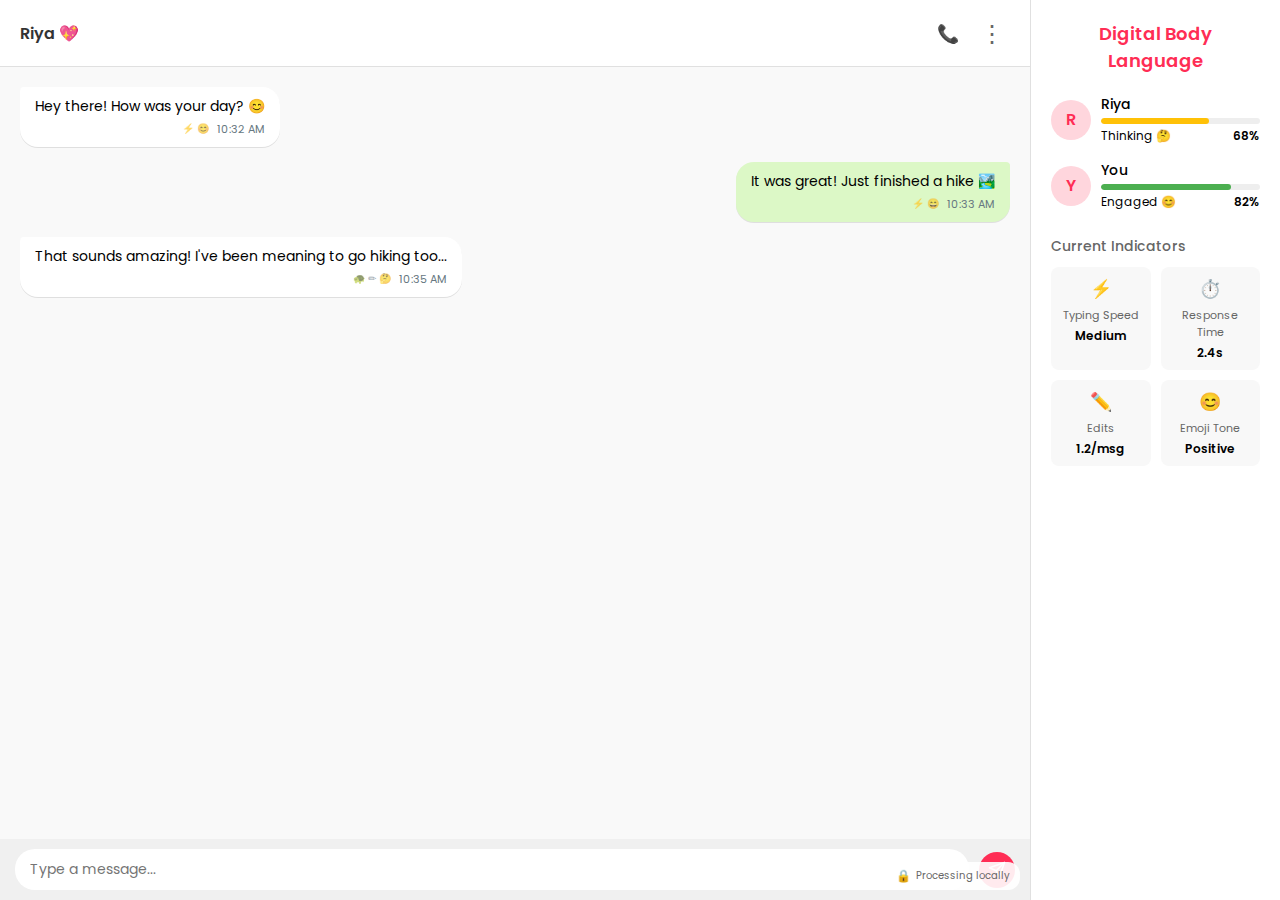
<file: index2.html>
<!DOCTYPE html>
<html lang="en">
<head>
    <meta charset="UTF-8">
    <meta name="viewport" content="width=device-width, initial-scale=1.0">
    <title>Kismat - Digital Body Language Chat</title>
    <style>
        @import url('https://fonts.googleapis.com/css2?family=Poppins:wght@300;400;500;600;700&display=swap');

        * {
            margin: 0;
            padding: 0;
            box-sizing: border-box;
            font-family: 'Poppins', sans-serif;
        }

        body {
            background: #f5f5f5;
            display: flex;
            height: 100vh;
            overflow: hidden;
        }

        .chat-container {
            flex: 1;
            display: flex;
            flex-direction: column;
            background: #f9f9f9;
            position: relative;
        }

        .mood-panel {
            width: 250px;
            background: white;
            border-left: 1px solid #e0e0e0;
            padding: 20px;
            box-shadow: -2px 0 5px rgba(0,0,0,0.05);
            overflow-y: auto;
        }

        /* Mobile Responsive Styles: The key changes are here to ensure proper layout */
        @media (max-width: 768px) {
            body {
                flex-direction: column;
            }

            .mood-panel {
                width: 100%;
                /* Use a minimum height instead of fixed height for better flexibility */
                min-height: 220px;
                border-left: none;
                border-bottom: 1px solid #e0e0e0;
                padding: 15px;
                order: -1;
            }

            .chat-container {
                /* This is the main change: flex: 1 makes it take all remaining vertical space */
                flex: 1;
                height: auto; /* Remove fixed height calculation for better keyboard support */
            }

            .messages-container {
                /* Let the messages container grow to fill the available space */
                flex-grow: 1;
                overflow-y: auto;
            }

            .mood-header {
                font-size: 16px !important;
                margin-bottom: 15px !important;
                text-align: left;
            }

            .mood-status {
                margin-bottom: 15px !important;
            }

            .user-mood {
                margin-bottom: 10px !important;
            }

            .user-avatar {
                width: 30px !important;
                height: 30px !important;
                font-size: 12px !important;
            }

            .user-name {
                font-size: 12px !important;
            }

            .mood-text {
                font-size: 10px !important;
            }
        }

        @media (max-width: 480px) {
            .mood-panel {
                min-height: 180px;
                padding: 10px;
            }

            .chat-container {
                height: auto;
            }

            .messages-container {
                padding: 15px 10px !important;
            }

            .message {
                max-width: 85% !important;
                padding: 8px 12px !important;
                font-size: 13px !important;
            }

            .input-container {
                padding: 8px 10px !important;
            }

            #messageInput {
                padding: 8px 12px !important;
                font-size: 13px !important;
            }

            .send-btn {
                width: 32px !important;
                height: 32px !important;
            }

            .chat-header {
                padding: 12px 15px !important;
            }

            .chat-title {
                font-size: 16px !important;
            }
        }

        .mood-header {
            font-size: 18px;
            font-weight: 600;
            color: #ff2d55;
            margin-bottom: 20px;
            text-align: center;
        }

        .mood-status {
            margin-bottom: 25px;
        }

        .user-mood {
            display: flex;
            align-items: center;
            margin-bottom: 15px;
        }

        .user-avatar {
            width: 40px;
            height: 40px;
            border-radius: 50%;
            background: #ffd6dd;
            display: flex;
            align-items: center;
            justify-content: center;
            margin-right: 10px;
            color: #ff2d55;
            font-weight: 600;
        }

        .mood-info {
            flex: 1;
        }

        .user-name {
            font-weight: 500;
            font-size: 14px;
            margin-bottom: 3px;
        }

        .mood-bar {
            height: 6px;
            background: #eee;
            border-radius: 3px;
            overflow: hidden;
            margin-bottom: 3px;
        }

        .mood-fill {
            height: 100%;
            border-radius: 3px;
            transition: width 0.5s ease, background 0.3s;
        }

        .mood-text {
            font-size: 12px;
            display: flex;
            justify-content: space-between;
        }

        .mood-score {
            font-weight: 600;
        }

        .mood-indicators {
            margin-top: 20px;
        }

        .indicator-title {
            font-size: 14px;
            font-weight: 500;
            margin-bottom: 10px;
            color: #666;
        }

        .indicator-grid {
            display: grid;
            grid-template-columns: repeat(2, 1fr);
            gap: 10px;
        }

        .indicator-item {
            background: #f8f8f8;
            border-radius: 8px;
            padding: 8px;
            text-align: center;
        }

        .indicator-icon {
            font-size: 18px;
            margin-bottom: 5px;
        }

        .indicator-label {
            font-size: 11px;
            color: #666;
        }

        .indicator-value {
            font-size: 12px;
            font-weight: 600;
            margin-top: 3px;
        }

        .chat-header {
            background: white;
            padding: 15px 20px;
            border-bottom: 1px solid #e0e0e0;
            display: flex;
            align-items: center;
            justify-content: space-between;
        }

        .chat-title {
            font-weight: 600;
            color: #333;
        }

        .chat-actions {
            display: flex;
            gap: 15px;
            position: relative;
        }

        .chat-action-btn {
            background: none;
            border: none;
            color: #666;
            font-size: 18px;
            cursor: pointer;
            transition: transform 0.2s;
        }

        .chat-action-btn:hover {
            transform: scale(1.1);
        }

        .messages-container {
            flex: 1;
            padding: 20px;
            overflow-y: auto;
            background-image: url('https://web.whatsapp.com/img/bg-chat-tile-light_a4be512e7195b6b733d9110b408f075d.png');
            background-repeat: repeat;
            display: flex;
            flex-direction: column;
        }

        .message {
            max-width: 70%;
            margin-bottom: 15px;
            padding: 10px 15px;
            border-radius: 18px;
            position: relative;
            animation: fadeIn 0.3s ease;
            font-size: 14px;
            line-height: 1.4;
        }

        @keyframes fadeIn {
            from { opacity: 0; transform: translateY(10px); }
            to { opacity: 1; transform: translateY(0); }
        }

        .received {
            background: white;
            align-self: flex-start;
            border-top-left-radius: 4px;
            box-shadow: 0 1px 0.5px rgba(0,0,0,0.1);
            margin-right: auto;
        }

        .sent {
            background: #dcf8c6;
            align-self: flex-end;
            border-top-right-radius: 4px;
            box-shadow: 0 1px 0.5px rgba(0,0,0,0.1);
            margin-left: auto;
        }

        .message-time {
            font-size: 11px;
            color: #667781;
            text-align: right;
            margin-top: 5px;
            display: flex;
            align-items: center;
            justify-content: flex-end;
        }

        .message-indicators {
            display: flex;
            margin-right: 5px;
        }

        .indicator {
            font-size: 10px;
            margin-right: 3px;
            opacity: 0.7;
        }

        .typing-indicator {
            display: none; /* Hidden by default */
            align-items: center;
            margin-bottom: 15px;
            background: white;
            padding: 8px 12px;
            border-radius: 18px;
            width: fit-content;
            box-shadow: 0 1px 0.5px rgba(0,0,0,0.1);
        }

        .typing-dot {
            width: 6px;
            height: 6px;
            background: #ccc;
            border-radius: 50%;
            margin-right: 4px;
            animation: typingAnimation 1.4s infinite ease-in-out;
        }

        .typing-dot:nth-child(1) {
            animation-delay: 0s;
        }

        .typing-dot:nth-child(2) {
            animation-delay: 0.2s;
        }

        .typing-dot:nth-child(3) {
            animation-delay: 0.4s;
            margin-right: 0;
        }

        @keyframes typingAnimation {
            0%, 60%, 100% { transform: translateY(0); }
            30% { transform: translateY(-3px); }
        }

        .input-container {
            background: #f0f0f0;
            padding: 10px 15px;
            display: flex;
            align-items: center;
            position: relative;
        }

        #messageInput {
            flex: 1;
            border: none;
            border-radius: 20px;
            padding: 10px 15px;
            outline: none;
            font-size: 14px;
            background: white;
        }

        .send-btn {
            background: #ff2d55;
            color: white;
            border: none;
            border-radius: 50%;
            width: 36px;
            height: 36px;
            display: flex;
            align-items: center;
            justify-content: center;
            margin-left: 10px;
            cursor: pointer;
            transition: transform 0.2s;
        }

        .send-btn:hover {
            transform: scale(1.05);
        }

        .alert {
            position: absolute;
            top: 10px;
            left: 50%;
            transform: translateX(-50%);
            background: white;
            padding: 8px 15px;
            border-radius: 20px;
            box-shadow: 0 2px 10px rgba(0,0,0,0.1);
            font-size: 13px;
            display: flex;
            align-items: center;
            animation: slideDown 0.3s ease, fadeOut 0.3s ease 2.7s forwards;
            z-index: 100;
        }

        @keyframes slideDown {
            from { top: -40px; opacity: 0; }
            to { top: 10px; opacity: 1; }
        }

        @keyframes fadeOut {
            from { opacity: 1; }
            to { opacity: 0; }
        }

        .alert-emoji {
            margin-right: 8px;
            font-size: 16px;
        }

        .privacy-notice {
            position: absolute;
            bottom: 10px;
            right: 10px;
            background: rgba(255,255,255,0.9);
            padding: 5px 10px;
            border-radius: 12px;
            font-size: 10px;
            color: #666;
            display: flex;
            align-items: center;
        }

        .privacy-icon {
            margin-right: 5px;
            font-size: 12px;
            color: #4CAF50;
        }

        /* Next Button Styles */
        .next-btn-container {
            position: fixed;
            bottom: 20px;
            right: 20px;
            z-index: 1000;
            transition: all 0.3s ease;
        }

        .next-btn {
            background: #ff2d55;
            color: white;
            border: none;
            border-radius: 50px;
            padding: 12px 20px;
            font-size: 14px;
            font-weight: 500;
            cursor: pointer;
            display: flex;
            align-items: center;
            box-shadow: 0 4px 10px rgba(0,0,0,0.1);
            transition: all 0.3s ease;
        }

        .next-btn:hover {
            background: #e61e4d;
            transform: translateY(-2px);
            box-shadow: 0 6px 15px rgba(0,0,0,0.15);
        }

        .next-btn i {
            margin-left: 8px;
            font-size: 16px;
        }

        /* Enhanced Menu Styles */
        .menu-container {
            position: relative;
            display: inline-block;
        }

        .menu-btn {
            background: none;
            border: none;
            color: #666;
            font-size: 24px;
            cursor: pointer;
            padding: 5px;
            display: flex;
            align-items: center;
            justify-content: center;
            width: 36px;
            height: 36px;
            border-radius: 50%;
            transition: all 0.3s ease;
            position: relative;
        }

        .menu-btn:hover {
            background: #f0f0f0;
            transform: rotate(90deg);
        }

        .menu-btn::after {
            content: '⋮';
            position: absolute;
            transition: all 0.3s ease;
        }

        .menu-btn:hover::after {
            transform: scale(1.2);
        }

        .menu-content {
            display: none;
            position: absolute;
            right: 0;
            background-color: white;
            min-width: 220px;
            box-shadow: 0px 8px 20px 0px rgba(0,0,0,0.2);
            border-radius: 12px;
            z-index: 1000;
            overflow: hidden;
            transform-origin: top right;
            animation: menuFadeIn 0.2s ease-out forwards;
            opacity: 0;
            transform: scale(0.95);
            margin-top: 5px;
        }

        @keyframes menuFadeIn {
            to {
                opacity: 1;
                transform: scale(1);
            }
        }

        .menu-content.show {
            display: block;
        }

        .menu-item {
            color: #333;
            padding: 14px 18px;
            text-decoration: none;
            display: flex;
            align-items: center;
            cursor: pointer;
            transition: all 0.3s ease;
            border-left: 3px solid transparent;
            font-weight: 500;
        }

        .menu-item:hover {
            background-color: #fff5f7;
            border-left: 3px solid #ff2d55;
            padding-left: 22px;
            transform: translateX(2px);
        }

        .menu-item i {
            margin-right: 14px;
            width: 20px;
            text-align: center;
            font-size: 16px;
            color: #ff2d55;
        }

        .menu-item-text {
            flex: 1;
            font-size: 14px;
        }

        .menu-item-arrow {
            color: #999;
            font-size: 14px;
            transition: transform 0.3s ease;
        }

        .menu-item:hover .menu-item-arrow {
            transform: translateX(3px);
        }

        /* Specific menu item styles */
        .would-you-rather-item {
            background: linear-gradient(135deg, #fff8e1 0%, #fff3c4 100%);
        }

        .would-you-rather-item i {
            color: #FF9800;
            animation: wobble 2s infinite;
        }

        .lets-meet-up-item {
            background: linear-gradient(135deg, #fff5f7 0%, #ffeef1 100%);
        }

        .lets-meet-up-item i {
            color: #E91E63;
            animation: pulse 2s infinite;
        }

        .situational-game-item {
            background: linear-gradient(135deg, #f0f8ff 0%, #e6f3ff 100%);
            border-top: 1px solid #f0f0f0;
        }

        .situational-game-item i {
            color: #2196F3;
            animation: bounce 2s infinite;
        }

        .unlock-profile-item {
            background: linear-gradient(135deg, #f8fff8 0%, #e8f5e8 100%);
            border-top: 1px solid #f0f0f0;
        }

        .unlock-profile-item i {
            color: #4CAF50;
            animation: shine 2s infinite;
        }

        /* Animations */
        @keyframes pulse {
            0% { transform: scale(1); }
            50% { transform: scale(1.1); }
            100% { transform: scale(1); }
        }

        @keyframes bounce {
            0%, 20%, 50%, 80%, 100% { transform: translateY(0); }
            40% { transform: translateY(-3px); }
            60% { transform: translateY(-2px); }
        }

        @keyframes wobble {
            0% { transform: rotate(0deg); }
            25% { transform: rotate(-5deg); }
            50% { transform: rotate(5deg); }
            75% { transform: rotate(-3deg); }
            100% { transform: rotate(0deg); }
        }

        @keyframes shine {
            0% { opacity: 1; }
            50% { opacity: 0.7; }
            100% { opacity: 1; }
        }

        /* Mobile menu adjustments */
        @media (max-width: 480px) {
            .menu-content {
                min-width: 200px;
                right: -10px;
            }

            .menu-item {
                padding: 12px 16px;
                font-size: 13px;
            }

            .menu-item i {
                margin-right: 12px;
                width: 18px;
                font-size: 15px;
            }

            .menu-item-text {
                font-size: 13px;
            }
        }

        /* Loading states */
        .menu-item.loading {
            opacity: 0.7;
            pointer-events: none;
        }

        .menu-item.loading i {
            animation: spin 1s linear infinite !important;
        }

        @keyframes spin {
            from { transform: rotate(0deg); }
            to { transform: rotate(360deg); }
        }

        .hidden {
            display: none !important;
        }
    </style>
    <!-- Font Awesome for icons -->
    <link rel="stylesheet" href="https://cdnjs.cloudflare.com/ajax/libs/font-awesome/6.0.0-beta3/css/all.min.css">
</head>
<body>
    <div class="chat-container">
        <div class="chat-header">
            <div class="chat-title">Riya 💖</div>
            <div class="chat-actions">
                <button class="chat-action-btn">📞</button>
                <div class="menu-container">
                    <button class="menu-btn" id="menuBtn"></button>
                    <div class="menu-content" id="menuContent">
                        <div class="menu-item would-you-rather-item" onclick="redirectToWouldYouRather()">
                            <i class="fas fa-question-circle"></i>
                            <span class="menu-item-text">Would You Rather</span>
                            <span class="menu-item-arrow">→</span>
                        </div>
                        <div class="menu-item lets-meet-up-item" onclick="redirectToLeetsMeetUp()">
                            <i class="fas fa-heart"></i>
                            <span class="menu-item-text">Let's Meet Up</span>
                            <span class="menu-item-arrow">→</span>
                        </div>
                        <div class="menu-item situational-game-item" onclick="redirectToSituationalGame()">
                            <i class="fas fa-gamepad"></i>
                            <span class="menu-item-text">Situational Game</span>
                            <span class="menu-item-arrow">→</span>
                        </div>
                        <div class="menu-item unlock-profile-item" onclick="redirectToUnlockProfile()">
                            <i class="fas fa-lock-open"></i>
                            <span class="menu-item-text">Unlock Profile</span>
                            <span class="menu-item-arrow">→</span>
                        </div>
                    </div>
                </div>
            </div>
        </div>
        
        <div class="messages-container" id="messagesContainer">
            <div class="message received">
                Hey there! How was your day? 😊
                <div class="message-time">
                    <div class="message-indicators">
                        <span class="indicator">⚡</span>
                        <span class="indicator">😊</span>
                    </div>
                    10:32 AM
                </div>
            </div>
            
            <div class="message sent">
                It was great! Just finished a hike 🏞️
                <div class="message-time">
                    <div class="message-indicators">
                        <span class="indicator">⚡</span>
                        <span class="indicator">😄</span>
                    </div>
                    10:33 AM
                </div>
            </div>
            
            <div class="message received">
                That sounds amazing! I've been meaning to go hiking too...
                <div class="message-time">
                    <div class="message-indicators">
                        <span class="indicator">🐢</span>
                        <span class="indicator">✏</span>
                        <span class="indicator">🤔</span>
                    </div>
                    10:35 AM
                </div>
            </div>
            
            <div class="typing-indicator" id="typingIndicator">
                <div class="typing-dot"></div>
                <div class="typing-dot"></div>
                <div class="typing-dot"></div>
            </div>
        </div>
        
        <div class="input-container">
            <input type="text" id="messageInput" placeholder="Type a message...">
            <button class="send-btn" id="sendBtn">
                <svg xmlns="http://www.w3.org/2000/svg" width="18" height="18" viewBox="0 0 24 24" fill="none" stroke="currentColor" stroke-width="2" stroke-linecap="round" stroke-linejoin="round">
                    <line x1="22" y1="2" x2="11" y2="13"></line>
                    <polygon points="22 2 15 22 11 13 2 9 22 2"></polygon>
                </svg>
            </button>
            
            <div class="privacy-notice">
                <span class="privacy-icon">🔒</span>
                Processing locally
            </div>
        </div>
    </div>
    
    <div class="mood-panel">
        <div class="mood-header">Digital Body Language</div>
        
        <div class="mood-status">
            <div class="user-mood">
                <div class="user-avatar">R</div>
                <div class="mood-info">
                    <div class="user-name">Riya</div>
                    <div class="mood-bar">
                        <div class="mood-fill" id="themMoodBar" style="width: 68%; background: #FFC107;"></div>
                    </div>
                    <div class="mood-text">
                        <span id="themMoodText">Thinking 🤔</span>
                        <span class="mood-score" id="themMoodScore">68%</span>
                    </div>
                </div>
            </div>
            
            <div class="user-mood">
                <div class="user-avatar">Y</div>
                <div class="mood-info">
                    <div class="user-name">You</div>
                    <div class="mood-bar">
                        <div class="mood-fill" id="meMoodBar" style="width: 82%; background: #4CAF50;"></div>
                    </div>
                    <div class="mood-text">
                        <span id="meMoodText">Engaged 😊</span>
                        <span class="mood-score" id="meMoodScore">82%</span>
                    </div>
                </div>
            </div>
        </div>
        
        <div class="mood-indicators">
            <div class="indicator-title">Current Indicators</div>
            <div class="indicator-grid">
                <div class="indicator-item">
                    <div class="indicator-icon">⚡</div>
                    <div class="indicator-label">Typing Speed</div>
                    <div class="indicator-value" id="typingSpeed">Medium</div>
                </div>
                <div class="indicator-item">
                    <div class="indicator-icon">⏱️</div>
                    <div class="indicator-label">Response Time</div>
                    <div class="indicator-value" id="responseTime">2.4s</div>
                </div>
                <div class="indicator-item">
                    <div class="indicator-icon">✏️</div>
                    <div class="indicator-label">Edits</div>
                    <div class="indicator-value" id="edits">1.2/msg</div>
                </div>
                <div class="indicator-item">
                    <div class="indicator-icon">😊</div>
                    <div class="indicator-label">Emoji Tone</div>
                    <div class="indicator-value" id="emojiTone">Positive</div>
                </div>
            </div>
        </div>
    </div>
    
    <!-- Next Button -->
    <div class="next-btn-container" id="nextBtnContainer">
        <button class="next-btn" id="nextBtn">
            Next <i class="fas fa-arrow-right"></i>
        </button>
    </div>
    
    <script>
        // DOM Elements
        const messagesContainer = document.getElementById('messagesContainer');
        const messageInput = document.getElementById('messageInput');
        const sendBtn = document.getElementById('sendBtn');
        const themMoodBar = document.getElementById('themMoodBar');
        const themMoodScore = document.getElementById('themMoodScore');
        const themMoodText = document.getElementById('themMoodText');
        const meMoodBar = document.getElementById('meMoodBar');
        const meMoodScore = document.getElementById('meMoodScore');
        const meMoodText = document.getElementById('meMoodText');
        const typingIndicator = document.getElementById('typingIndicator');
        const typingSpeed = document.getElementById('typingSpeed');
        const responseTime = document.getElementById('responseTime');
        const edits = document.getElementById('edits');
        const emojiTone = document.getElementById('emojiTone');
        const nextBtn = document.getElementById('nextBtn');
        const nextBtnContainer = document.getElementById('nextBtnContainer');
        const menuBtn = document.getElementById('menuBtn');
        const menuContent = document.getElementById('menuContent');
        
        // Initial mood states
        let theirMood = 68;
        let myMood = 82;
        let messageIndex = 0;
        
        // Mood colors
        const moodColors = {
            high: '#4CAF50',
            medium: '#FFC107',
            low: '#F44336'
        };
        
        // Pre-defined conversation data
        const theirMessages = [
            "I love hiking too! Where did you go?",
            "That sounds like a perfect day 😊",
            "I'm free this weekend if you want to go together...",
            "What kind of trails do you prefer?",
            "I usually pack some snacks and make a day of it 🍎"
        ];
        
        const theirMoodChanges = [5, 3, 8, -2, 4];
        const theirIndicators = [
            {speed: 'Fast', response: '1.5s', edits: '0.5/msg', emoji: 'Positive'},
            {speed: 'Medium', response: '3.1s', edits: '1.0/msg', emoji: 'Positive'},
            {speed: 'Slow', response: '5.8s', edits: '1.9/msg', emoji: 'Shy'},
            {speed: 'Fast', response: '1.2s', edits: '0.1/msg', emoji: 'Neutral'},
            {speed: 'Medium', response: '2.5s', edits: '1.3/msg', emoji: 'Positive'}
        ];
        
        // --- Core Chat and Mood Logic ---
        
        // Toggles the menu visibility
        menuBtn.addEventListener('click', (e) => {
            e.stopPropagation();
            menuContent.classList.toggle('show');
            if (menuContent.classList.contains('show')) {
                menuBtn.style.transform = 'rotate(90deg)';
                menuBtn.style.background = '#f0f0f0';
            } else {
                menuBtn.style.transform = 'rotate(0)';
                menuBtn.style.background = 'transparent';
            }
        });
        
        // Hides the menu when clicking outside
        document.addEventListener('click', (e) => {
            if (!menuBtn.contains(e.target) && !menuContent.contains(e.target)) {
                menuContent.classList.remove('show');
                menuBtn.style.transform = 'rotate(0)';
                menuBtn.style.background = 'transparent';
            }
        });
        
        // Sends a message from the user
        function sendMessage() {
            const messageText = messageInput.value.trim();
            if (messageText === '') return;
        
            const now = new Date();
            const timeString = now.toLocaleTimeString([], { hour: '2-digit', minute: '2-digit' });
        
            const messageElement = document.createElement('div');
            messageElement.classList.add('message', 'sent');
            messageElement.innerHTML = `
                ${messageText}
                <div class="message-time">${timeString}</div>
            `;
            messagesContainer.appendChild(messageElement);
        
            messageInput.value = '';
            messagesContainer.scrollTop = messagesContainer.scrollHeight;
        
            // Simulate their mood changing based on your message
            myMood = Math.min(100, myMood + Math.floor(Math.random() * 5));
            updateMood();
        
            // Wait for a few seconds, then show their reply
            setTimeout(showTheirReply, 2000);
        }
        
        // Simulates the other user's reply
        function showTheirReply() {
            if (messageIndex >= theirMessages.length) {
                // All pre-defined messages have been sent. Show the next button.
                nextBtnContainer.style.opacity = '1';
                nextBtnContainer.style.transform = 'translateY(0)';
                return;
            }
        
            // Show typing indicator
            typingIndicator.style.display = 'flex';
            messagesContainer.scrollTop = messagesContainer.scrollHeight;
        
            setTimeout(() => {
                // Hide typing indicator
                typingIndicator.style.display = 'none';
        
                // Get the current message, mood change, and indicators
                const messageText = theirMessages[messageIndex];
                const moodChange = theirMoodChanges[messageIndex];
                const indicators = theirIndicators[messageIndex];
        
                // Update their mood and indicators
                theirMood = Math.max(0, Math.min(100, theirMood + moodChange));
                updateMood(indicators);
        
                // Create and append the new message element
                const now = new Date();
                const timeString = now.toLocaleTimeString([], { hour: '2-digit', minute: '2-digit' });
                const messageElement = document.createElement('div');
                messageElement.classList.add('message', 'received');
                messageElement.innerHTML = `
                    ${messageText}
                    <div class="message-time">
                        <div class="message-indicators">
                            <span class="indicator">${indicators.speed === 'Fast' ? '⚡' : (indicators.speed === 'Medium' ? '🐢' : '🐌')}</span>
                            <span class="indicator">⏱️</span>
                            <span class="indicator">${indicators.emoji === 'Positive' ? '😊' : (indicators.emoji === 'Shy' ? '😳' : '🤔')}</span>
                        </div>
                        ${timeString}
                    </div>
                `;
                messagesContainer.appendChild(messageElement);
        
                // Scroll to the latest message
                messagesContainer.scrollTop = messagesContainer.scrollHeight;
                messageIndex++;
        
                // Check if the conversation is complete
                if (messageIndex >= theirMessages.length) {
                    nextBtnContainer.style.opacity = '1';
                    nextBtnContainer.style.transform = 'translateY(0)';
                }
            }, 1000 + Math.random() * 2000); // Simulate random reply time
        }
        
        // Updates the mood bars and text
        function updateMood(indicators) {
            // Their mood
            themMoodBar.style.width = theirMood + '%';
            themMoodScore.textContent = theirMood + '%';
            if (theirMood >= 70) {
                themMoodBar.style.background = moodColors.high;
                themMoodText.textContent = 'Engaged 😊';
            } else if (theirMood >= 40) {
                themMoodBar.style.background = moodColors.medium;
                themMoodText.textContent = 'Thinking 🤔';
            } else {
                themMoodBar.style.background = moodColors.low;
                themMoodText.textContent = 'Distant 😔';
            }
            
            // My mood
            meMoodBar.style.width = myMood + '%';
            meMoodScore.textContent = myMood + '%';
            if (myMood >= 70) {
                meMoodBar.style.background = moodColors.high;
                meMoodText.textContent = 'Engaged 😊';
            } else if (myMood >= 40) {
                meMoodBar.style.background = moodColors.medium;
                meMoodText.textContent = 'Neutral 😐';
            } else {
                meMoodBar.style.background = moodColors.low;
                meMoodText.textContent = 'Stressed 😟';
            }
        
            // Update indicators if provided
            if (indicators) {
                typingSpeed.textContent = indicators.speed;
                responseTime.textContent = indicators.response;
                edits.textContent = indicators.edits;
                emojiTone.textContent = indicators.emoji;
            }
        }
        
        // Event listeners for sending messages
        sendBtn.addEventListener('click', sendMessage);
        messageInput.addEventListener('keyup', (e) => {
            if (e.key === 'Enter') {
                sendMessage();
            }
        });
        
        // Initial setup
        updateMood();
        nextBtnContainer.style.opacity = '0';
        nextBtnContainer.style.transform = 'translateY(20px)';
        
        // Helper function to show loading state
        function showLoadingState(item, text) {
            item.classList.add('loading');
            const icon = item.querySelector('i');
            const textElement = item.querySelector('.menu-item-text');
            
            icon.className = 'fas fa-spinner';
            textElement.textContent = text;
        }
        
        // Menu redirect functions
        function redirectToWouldYouRather() {
            const item = document.querySelector('.would-you-rather-item');
            showLoadingState(item, 'Loading game...');
            setTimeout(() => {
                // This is a placeholder for a real redirect
                window.location.href = "game-would-you-rather.html";
            }, 1500);
        }
        
        function redirectToLeetsMeetUp() {
            const item = document.querySelector('.lets-meet-up-item');
            showLoadingState(item, 'Setting up meet...');
            setTimeout(() => {
                window.location.href = "index9.html";
            }, 1500);
        }
        
        function redirectToSituationalGame() {
            const item = document.querySelector('.situational-game-item');
            showLoadingState(item, 'Loading scenarios...');
            setTimeout(() => {
                window.location.href = "game-situational.html";
            }, 1500);
        }
        
        function redirectToUnlockProfile() {
            const item = document.querySelector('.unlock-profile-item');
            showLoadingState(item, 'Unlocking profile...');
            setTimeout(() => {
                window.location.href = "unlock-profile.html";
            }, 1500);
        }
        
        // Next button functionality
        nextBtn.addEventListener('click', () => {
            nextBtnContainer.style.opacity = '0';
            nextBtnContainer.style.transform = 'translateY(20px)';
            setTimeout(() => {
                // This is a placeholder for a real redirect
                window.location.href = "next-step.html";
            }, 300);
        });
        
        // Remove the initial typing indicator at the start
        document.addEventListener('DOMContentLoaded', () => {
          const initialTypingIndicator = document.querySelector('.messages-container .typing-indicator');
          if (initialTypingIndicator) {
            initialTypingIndicator.remove();
          }
        });
    </script>
</body>
</html>
</file>
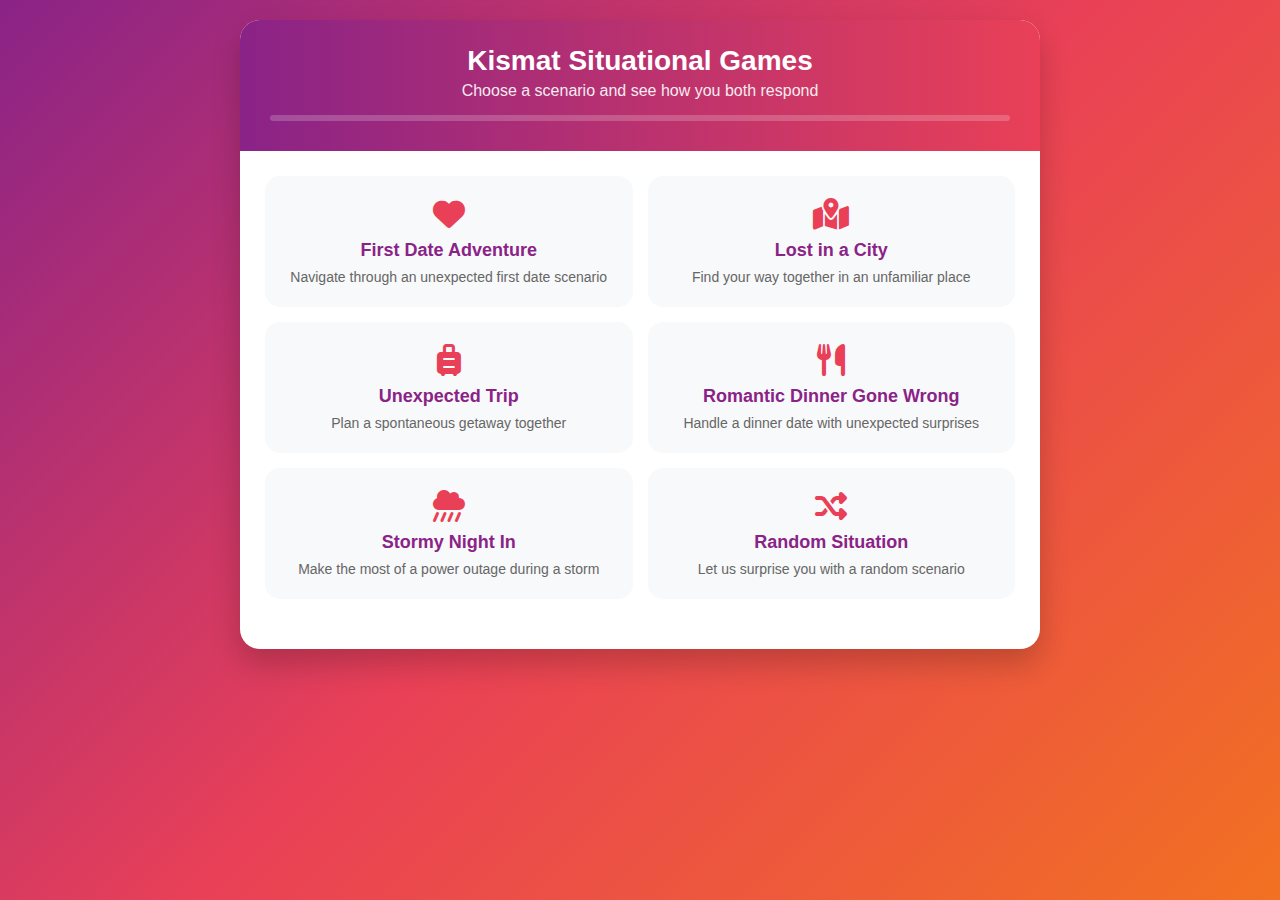
<file: index4.html>
<!DOCTYPE html>
<html lang="en">
<head>
    <meta charset="UTF-8">
    <meta name="viewport" content="width=device-width, initial-scale=1.0">
    <title>Kismat - Situational Games</title>
    <link rel="stylesheet" href="https://cdnjs.cloudflare.com/ajax/libs/font-awesome/6.4.0/css/all.min.css">
    <style>
        * {
            margin: 0;
            padding: 0;
            box-sizing: border-box;
            font-family: 'Poppins', sans-serif;
        }
        
        body {
            background: linear-gradient(135deg, #8a2387, #e94057, #f27121);
            color: #333;
            min-height: 100vh;
            padding: 20px;
        }
        
        .container {
            max-width: 800px;
            margin: 0 auto;
            background: white;
            border-radius: 20px;
            overflow: hidden;
            box-shadow: 0 15px 30px rgba(0, 0, 0, 0.2);
        }
        
        .header {
            background: linear-gradient(to right, #8a2387, #e94057);
            color: white;
            padding: 25px 30px;
            text-align: center;
        }
        
        .header h1 {
            font-size: 28px;
            font-weight: 600;
            margin-bottom: 5px;
        }
        
        .header p {
            font-size: 16px;
            opacity: 0.9;
        }
        
        .progress-container {
            background: rgba(255, 255, 255, 0.2);
            height: 6px;
            border-radius: 3px;
            margin: 15px 0 5px;
            overflow: hidden;
        }
        
        .progress-bar {
            height: 100%;
            width: 0%;
            background: white;
            border-radius: 3px;
            transition: width 0.5s ease;
        }
        
        .content {
            padding: 25px;
        }
        
        /* Situations Menu */
        .situations-menu {
            display: grid;
            grid-template-columns: repeat(2, 1fr);
            gap: 15px;
            margin-bottom: 25px;
        }
        
        .situation-card {
            background: #f8f9fa;
            border-radius: 15px;
            padding: 20px;
            text-align: center;
            cursor: pointer;
            transition: all 0.3s;
            border: 2px solid transparent;
        }
        
        .situation-card:hover {
            transform: translateY(-5px);
            box-shadow: 0 10px 20px rgba(0, 0, 0, 0.1);
            border-color: #e94057;
        }
        
        .situation-card i {
            font-size: 32px;
            color: #e94057;
            margin-bottom: 10px;
        }
        
        .situation-card h3 {
            font-size: 18px;
            margin-bottom: 8px;
            color: #8a2387;
        }
        
        .situation-card p {
            font-size: 14px;
            color: #666;
        }
        
        /* Game Play Section */
        .game-section {
            display: none;
        }
        
        .story-card {
            background: #f8f9fa;
            border-radius: 15px;
            padding: 25px;
            margin-bottom: 25px;
            position: relative;
            overflow: hidden;
        }
        
        .story-card::before {
            content: '';
            position: absolute;
            top: 0;
            left: 0;
            width: 100%;
            height: 100%;
            background: linear-gradient(rgba(0,0,0,0.05), rgba(0,0,0,0.1));
            z-index: 1;
        }
        
        .story-content {
            position: relative;
            z-index: 2;
        }
        
        .story-text {
            font-size: 18px;
            line-height: 1.6;
            margin-bottom: 25px;
            color: #333;
        }
        
        .options-container {
            display: grid;
            grid-template-columns: 1fr;
            gap: 15px;
            margin-bottom: 25px;
        }
        
        .option-btn {
            background: white;
            border: 2px solid #e94057;
            border-radius: 12px;
            padding: 15px;
            text-align: left;
            cursor: pointer;
            transition: all 0.3s;
            display: flex;
            align-items: center;
            font-size: 16px;
        }
        
        .option-btn:hover {
            background: #e94057;
            color: white;
        }
        
        .option-btn i {
            margin-right: 10px;
            font-size: 20px;
        }
        
        /* Suggestion Box */
        .suggestion-box {
            background: #f0f4f8;
            border-radius: 15px;
            padding: 20px;
            margin-bottom: 25px;
        }
        
        .suggestion-box h3 {
            font-size: 18px;
            margin-bottom: 15px;
            color: #8a2387;
        }
        
        .suggestion-input {
            width: 100%;
            padding: 15px;
            border: 1px solid #ddd;
            border-radius: 10px;
            font-size: 16px;
            margin-bottom: 15px;
            resize: vertical;
            min-height: 100px;
        }
        
        .send-suggestion {
            background: linear-gradient(to right, #8a2387, #e94057);
            color: white;
            border: none;
            padding: 12px 25px;
            border-radius: 30px;
            font-size: 16px;
            font-weight: 600;
            cursor: pointer;
            transition: all 0.3s;
        }
        
        .send-suggestion:hover {
            transform: translateY(-3px);
            box-shadow: 0 5px 15px rgba(233, 64, 87, 0.4);
        }
        
        /* Game Controls */
        .game-controls {
            display: flex;
            justify-content: space-between;
            margin-top: 20px;
        }
        
        .control-btn {
            padding: 12px 20px;
            border: none;
            border-radius: 30px;
            font-size: 16px;
            font-weight: 600;
            cursor: pointer;
            transition: all 0.3s;
        }
        
        .btn-prev {
            background: #f5f5f5;
            color: #777;
        }
        
        .btn-next {
            background: linear-gradient(to right, #8a2387, #e94057);
            color: white;
        }
        
        .btn-random {
            background: #4a90e2;
            color: white;
        }
        
        .control-btn:hover {
            transform: translateY(-3px);
            box-shadow: 0 5px 15px rgba(0, 0, 0, 0.1);
        }
        
        /* Results Section */
        .results-section {
            display: none;
            text-align: center;
            padding: 30px;
        }
        
        .results-section h2 {
            font-size: 28px;
            color: #8a2387;
            margin-bottom: 20px;
        }
        
        .compatibility-score {
            font-size: 72px;
            font-weight: 700;
            color: #e94057;
            margin: 20px 0;
        }
        
        .compatibility-bar {
            height: 20px;
            background: #f0f0f0;
            border-radius: 10px;
            margin: 30px 0;
            overflow: hidden;
        }
        
        .compatibility-fill {
            height: 100%;
            background: linear-gradient(to right, #8a2387, #e94057);
            border-radius: 10px;
            width: 0%;
            transition: width 1.5s ease-in-out;
        }
        
        .play-again {
            background: linear-gradient(to right, #8a2387, #e94057);
            color: white;
            border: none;
            padding: 15px 30px;
            border-radius: 30px;
            font-size: 18px;
            font-weight: 600;
            cursor: pointer;
            transition: all 0.3s;
            margin-top: 20px;
        }
        
        .play-again:hover {
            transform: translateY(-3px);
            box-shadow: 0 8px 20px rgba(233, 64, 87, 0.4);
        }
        
        /* Animations */
        @keyframes fadeIn {
            from { opacity: 0; transform: translateY(20px); }
            to { opacity: 1; transform: translateY(0); }
        }
        
        .fade-in {
            animation: fadeIn 0.5s ease forwards;
        }
        
        /* Responsive Design */
        @media (max-width: 768px) {
            .situations-menu {
                grid-template-columns: 1fr;
            }
            
            .container {
                border-radius: 15px;
            }
            
            .header {
                padding: 20px;
            }
            
            .content {
                padding: 20px;
            }
        }
        
        @media (max-width: 480px) {
            body {
                padding: 10px;
            }
            
            .container {
                border-radius: 10px;
            }
            
            .header h1 {
                font-size: 24px;
            }
            
            .story-text {
                font-size: 16px;
            }
            
            .option-btn {
                padding: 12px;
                font-size: 14px;
            }
            
            .control-btn {
                padding: 10px 15px;
                font-size: 14px;
            }
        }
        
        .timer {
            background: #ff4757;
            color: white;
            padding: 8px 15px;
            border-radius: 20px;
            font-weight: 600;
            display: inline-block;
            margin-bottom: 15px;
        }
    </style>
</head>
<body>
    <div class="container">
        <div class="header">
            <h1>Kismat Situational Games</h1>
            <p>Choose a scenario and see how you both respond</p>
            <div class="progress-container">
                <div class="progress-bar" id="progressBar"></div>
            </div>
        </div>
        
        <div class="content">
            <!-- Situations Menu -->
            <div class="situations-menu" id="situationsMenu">
                <div class="situation-card" onclick="startGame('firstDate')">
                    <i class="fas fa-heart"></i>
                    <h3>First Date Adventure</h3>
                    <p>Navigate through an unexpected first date scenario</p>
                </div>
                
                <div class="situation-card" onclick="startGame('lostCity')">
                    <i class="fas fa-map-marked-alt"></i>
                    <h3>Lost in a City</h3>
                    <p>Find your way together in an unfamiliar place</p>
                </div>
                
                <div class="situation-card" onclick="startGame('unexpectedTrip')">
                    <i class="fas fa-suitcase-rolling"></i>
                    <h3>Unexpected Trip</h3>
                    <p>Plan a spontaneous getaway together</p>
                </div>
                
                <div class="situation-card" onclick="startGame('romanticDinner')">
                    <i class="fas fa-utensils"></i>
                    <h3>Romantic Dinner Gone Wrong</h3>
                    <p>Handle a dinner date with unexpected surprises</p>
                </div>
                
                <div class="situation-card" onclick="startGame('stormyNight')">
                    <i class="fas fa-cloud-showers-heavy"></i>
                    <h3>Stormy Night In</h3>
                    <p>Make the most of a power outage during a storm</p>
                </div>
                
                <div class="situation-card" onclick="startRandomGame()">
                    <i class="fas fa-random"></i>
                    <h3>Random Situation</h3>
                    <p>Let us surprise you with a random scenario</p>
                </div>
            </div>
            
            <!-- Game Play Section -->
            <div class="game-section" id="gameSection">
                <div class="story-card">
                    <div class="story-content">
                        <div class="timer" id="timer" style="display: none;">Time left: <span id="timeLeft">15</span>s</div>
                        <div class="story-text" id="storyText"></div>
                        
                        <div class="options-container" id="optionsContainer"></div>
                    </div>
                </div>
                
                <div class="suggestion-box">
                    <h3>Have your own idea? Share it!</h3>
                    <textarea class="suggestion-input" id="suggestionInput" placeholder="Type your custom response or idea here..."></textarea>
                    <button class="send-suggestion" onclick="sendSuggestion()">
                        <i class="fas fa-paper-plane"></i> Send to Chat
                    </button>
                </div>
                
                <div class="game-controls">
                    <button class="control-btn btn-prev" onclick="previousQuestion()">
                        <i class="fas fa-arrow-left"></i> Previous
                    </button>
                    <button class="control-btn btn-next" onclick="nextQuestion()">
                        Next <i class="fas fa-arrow-right"></i>
                    </button>
                    <button class="control-btn btn-random" onclick="startRandomGame()">
                        <i class="fas fa-random"></i> Random
                    </button>
                </div>
            </div>
            
            <!-- Results Section -->
            <div class="results-section" id="resultsSection">
                <h2>Game Summary</h2>
                <p>See how your choices aligned with your partner's</p>
                
                <div class="compatibility-score" id="compatibilityScore">0%</div>
                
                <div class="compatibility-bar">
                    <div class="compatibility-fill" id="compatibilityFill"></div>
                </div>
                
                <p id="summaryText">You both chose the same option in <span id="matchCount">0</span> out of 15 situations.</p>
                
                <button class="play-again" onclick="resetGame()">
                    <i class="fas fa-redo"></i> Play Again
                </button>
            </div>
        </div>
    </div>

    <script>
        // Game data for different scenarios
        const gameScenarios = {
            firstDate: {
                title: "First Date Adventure",
                questions: [
                    {
                        story: "You're on a first date at a nice café when suddenly the lights go out. The staff says it's a city-wide power outage that might last hours.",
                        options: [
                            "Suggest going for a walk in the nearby park",
                            "Stay and make the most of it with candlelight",
                            "Offer to drive them home immediately"
                        ]
                    },
                    {
                        story: "As you're walking, you stumble upon a street festival with live music and food stalls.",
                        options: [
                            "Suggest checking out the festival together",
                            "Continue with your original plan for a quiet walk",
                            "Ask if they'd like to get food from one of the stalls"
                        ]
                    },
                    {
                        story: "At the festival, you see someone offering free dance lessons. Your date seems interested.",
                        options: [
                            "Enthusiastically join the dance lesson",
                            "Watch for a while before participating",
                            "Suggest doing something else instead"
                        ]
                    },
                    // Additional questions would be added here up to 15
                ]
            },
            lostCity: {
                title: "Lost in a City",
                questions: [
                    {
                        story: "You're exploring a foreign city together when you realize you're completely lost. Your phone batteries are dying.",
                        options: [
                            "Find a café to charge phones and ask for directions",
                            "Keep walking hoping to recognize something",
                            "Approach a local to ask for help"
                        ]
                    },
                    {
                        story: "You find a beautiful hidden courtyard that isn't on any tourist maps.",
                        options: [
                            "Spend time exploring this hidden gem",
                            "Take a quick photo but continue finding your way",
                            "Ignore it and focus on getting back to familiar area"
                        ]
                    },
                    // Additional questions would be added here up to 15
                ]
            },
            // Other scenarios would follow the same structure
        };
        
        // Game state variables
        let currentScenario = null;
        let currentQuestion = 0;
        let userAnswers = [];
        let timerInterval = null;
        
        // DOM elements
        const situationsMenu = document.getElementById('situationsMenu');
        const gameSection = document.getElementById('gameSection');
        const resultsSection = document.getElementById('resultsSection');
        const storyText = document.getElementById('storyText');
        const optionsContainer = document.getElementById('optionsContainer');
        const progressBar = document.getElementById('progressBar');
        const timer = document.getElementById('timer');
        const timeLeft = document.getElementById('timeLeft');
        const compatibilityScore = document.getElementById('compatibilityScore');
        const compatibilityFill = document.getElementById('compatibilityFill');
        const matchCount = document.getElementById('matchCount');
        const summaryText = document.getElementById('summaryText');
        
        // Start a game with a specific scenario
        function startGame(scenario) {
            currentScenario = scenario;
            currentQuestion = 0;
            userAnswers = [];
            
            // Hide menu, show game section
            situationsMenu.style.display = 'none';
            gameSection.style.display = 'block';
            resultsSection.style.display = 'none';
            
            // Load the first question
            loadQuestion();
        }
        
        // Start a random game
        function startRandomGame() {
            const scenarios = Object.keys(gameScenarios);
            const randomScenario = scenarios[Math.floor(Math.random() * scenarios.length)];
            startGame(randomScenario);
        }
        
        // Load the current question
        function loadQuestion() {
            const scenario = gameScenarios[currentScenario];
            const question = scenario.questions[currentQuestion];
            
            // Update progress bar
            progressBar.style.width = `${((currentQuestion + 1) / scenario.questions.length) * 100}%`;
            
            // Set story text
            storyText.textContent = question.story;
            
            // Clear previous options
            optionsContainer.innerHTML = '';
            
            // Add new options
            question.options.forEach((option, index) => {
                const optionButton = document.createElement('button');
                optionButton.className = 'option-btn fade-in';
                optionButton.innerHTML = `<i class="fas fa-${getOptionIcon(index)}"></i> ${option}`;
                optionButton.onclick = () => selectOption(index);
                optionsContainer.appendChild(optionButton);
            });
            
            // Start timer for this question (randomly for some questions)
            if (Math.random() > 0.7) {
                startTimer();
            } else {
                timer.style.display = 'none';
            }
        }
        
        // Get icon for option based on index
        function getOptionIcon(index) {
            const icons = ['heart', 'star', 'lightbulb', 'compass', 'map-marker-alt'];
            return icons[index] || 'circle';
        }
        
        // Start a 15-second timer for the current question
        function startTimer() {
            timer.style.display = 'inline-block';
            let timeRemaining = 15;
            timeLeft.textContent = timeRemaining;
            
            if (timerInterval) clearInterval(timerInterval);
            
            timerInterval = setInterval(() => {
                timeRemaining--;
                timeLeft.textContent = timeRemaining;
                
                if (timeRemaining <= 0) {
                    clearInterval(timerInterval);
                    // Auto-select a random option if time runs out
                    const randomOption = Math.floor(Math.random() * gameScenarios[currentScenario].questions[currentQuestion].options.length);
                    selectOption(randomOption);
                }
            }, 1000);
        }
        
        // Handle option selection
        function selectOption(optionIndex) {
            // Clear timer if active
            if (timerInterval) {
                clearInterval(timerInterval);
                timerInterval = null;
            }
            
            // Save the answer
            userAnswers[currentQuestion] = optionIndex;
            
            // Move to next question or show results
            if (currentQuestion < gameScenarios[currentScenario].questions.length - 1) {
                currentQuestion++;
                loadQuestion();
            } else {
                showResults();
            }
        }
        
        // Navigate to previous question
        function previousQuestion() {
            if (currentQuestion > 0) {
                currentQuestion--;
                loadQuestion();
            }
        }
        
        // Navigate to next question
        function nextQuestion() {
            if (currentQuestion < gameScenarios[currentScenario].questions.length - 1) {
                // If no answer selected for current question, select a random one
                if (userAnswers[currentQuestion] === undefined) {
                    userAnswers[currentQuestion] = Math.floor(Math.random() * gameScenarios[currentScenario].questions[currentQuestion].options.length);
                }
                
                currentQuestion++;
                loadQuestion();
            } else {
                showResults();
            }
        }
        
        // Send suggestion to chat
        function sendSuggestion() {
            const suggestionInput = document.getElementById('suggestionInput');
            const suggestion = suggestionInput.value.trim();
            
            if (suggestion) {
                // In a real app, this would send the message to the chat
                alert(`Suggestion sent to chat: "${suggestion}"`);
                suggestionInput.value = '';
            } else {
                alert('Please type a suggestion first');
            }
        }
        
        // Show game results
        function showResults() {
            gameSection.style.display = 'none';
            resultsSection.style.display = 'block';
            
            // Calculate compatibility (random for demo)
            const compatibility = Math.floor(Math.random() * 41) + 60; // 60-100%
            
            // Animate compatibility score
            animateValue(compatibilityScore, 0, compatibility, 1500);
            animateValue(compatibilityFill, 0, compatibility, 1500);
            
            // Set match count text
            const matches = Math.floor((compatibility / 100) * gameScenarios[currentScenario].questions.length);
            matchCount.textContent = matches;
            
            // Set summary text based on compatibility
            if (compatibility >= 90) {
                summaryText.innerHTML = `Amazing! You're highly compatible with <span class="highlight">${compatibility}%</span> match!`;
            } else if (compatibility >= 70) {
                summaryText.innerHTML = `Great! You have good compatibility with <span class="highlight">${compatibility}%</span> match.`;
            } else {
                summaryText.innerHTML = `You have <span class="highlight">${compatibility}%</span> compatibility. Try another scenario!`;
            }
        }
        
        // Animate value changes
        function animateValue(element, start, end, duration) {
            let startTimestamp = null;
            const step = (timestamp) => {
                if (!startTimestamp) startTimestamp = timestamp;
                const progress = Math.min((timestamp - startTimestamp) / duration, 1);
                const value = Math.floor(progress * (end - start) + start);
                
                if (element === compatibilityScore) {
                    element.textContent = value + '%';
                } else if (element === compatibilityFill) {
                    element.style.width = value + '%';
                }
                
                if (progress < 1) {
                    window.requestAnimationFrame(step);
                }
            };
            window.requestAnimationFrame(step);
        }
        
        // Reset the game
        function resetGame() {
            situationsMenu.style.display = 'grid';
            gameSection.style.display = 'none';
            resultsSection.style.display = 'none';
            progressBar.style.width = '0%';
        }
        
        // Initialize the page
        window.onload = function() {
            // Any initialization code can go here
        };
    </script>
</body>
</html>
</file>
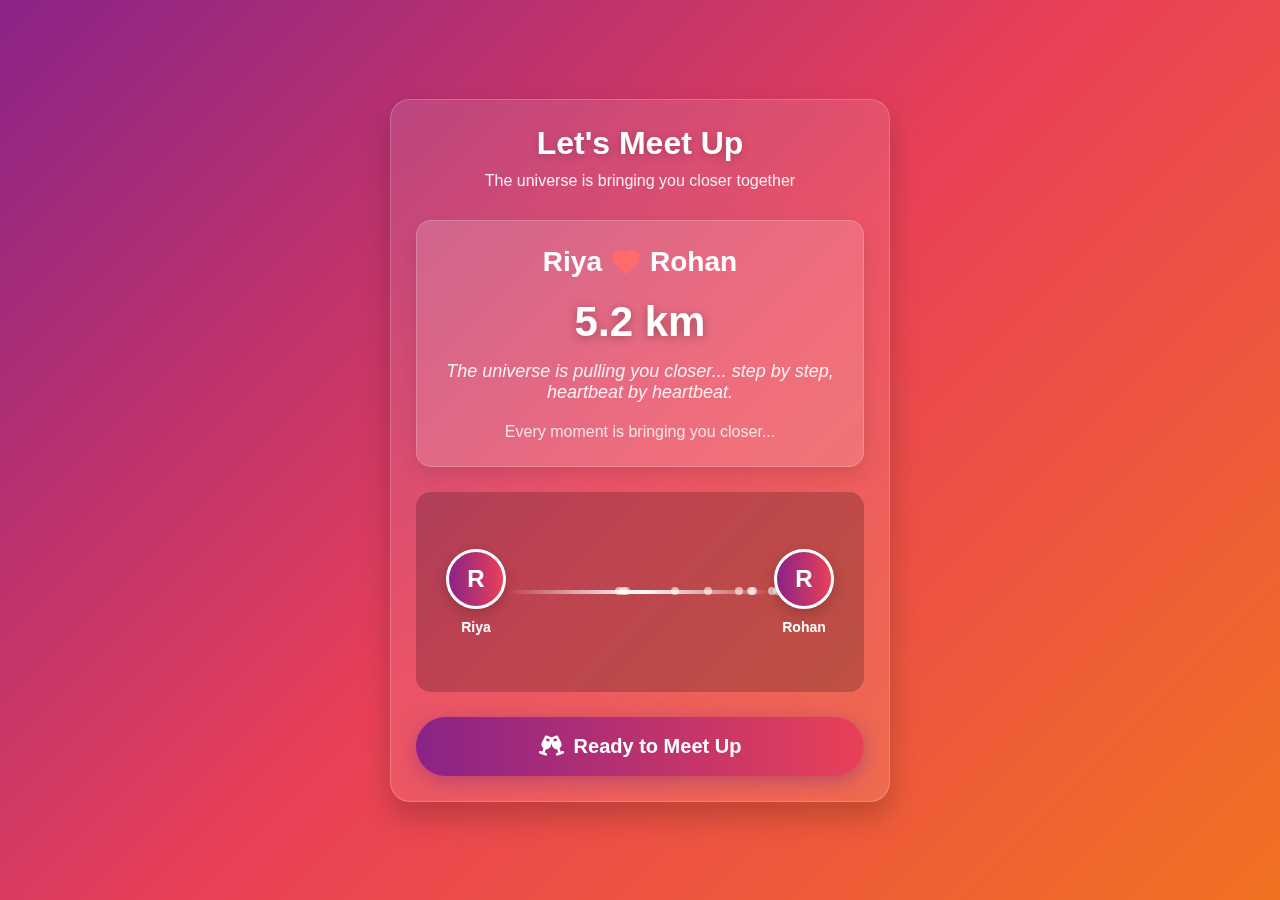
<file: index9.html>
<!DOCTYPE html>
<html lang="en">
<head>
    <meta charset="UTF-8">
    <meta name="viewport" content="width=device-width, initial-scale=1.0">
    <title>Kismat - Let's Meet Up</title>
    <link rel="stylesheet" href="https://cdnjs.cloudflare.com/ajax/libs/font-awesome/6.4.0/css/all.min.css">
    <style>
        * {
            margin: 0;
            padding: 0;
            box-sizing: border-box;
            font-family: 'Poppins', sans-serif;
        }
        
        body {
            background: linear-gradient(135deg, #8a2387, #e94057, #f27121);
            color: white;
            min-height: 100vh;
            display: flex;
            justify-content: center;
            align-items: center;
            padding: 20px;
            overflow-x: hidden;
        }
        
        .container {
            width: 100%;
            max-width: 500px;
            background: rgba(255, 255, 255, 0.1);
            backdrop-filter: blur(10px);
            border-radius: 20px;
            overflow: hidden;
            box-shadow: 0 15px 30px rgba(0, 0, 0, 0.2);
            padding: 25px;
            position: relative;
            border: 1px solid rgba(255, 255, 255, 0.2);
        }
        
        .hearts-container {
            position: absolute;
            width: 100%;
            height: 100%;
            top: 0;
            left: 0;
            pointer-events: none;
            z-index: 1;
        }
        
        .heart {
            position: absolute;
            font-size: 20px;
            opacity: 0;
            color: #ff6b6b;
            animation: float 6s ease-in infinite;
        }
        
        @keyframes float {
            0% {
                transform: translateY(100px) rotate(0deg);
                opacity: 0;
            }
            10% {
                opacity: 1;
            }
            90% {
                opacity: 1;
            }
            100% {
                transform: translateY(-300px) rotate(360deg);
                opacity: 0;
            }
        }
        
        .content {
            position: relative;
            z-index: 2;
        }
        
        .header {
            text-align: center;
            margin-bottom: 30px;
        }
        
        .header h1 {
            font-size: 32px;
            font-weight: 700;
            margin-bottom: 10px;
            text-shadow: 0 2px 10px rgba(0, 0, 0, 0.2);
        }
        
        .header p {
            font-size: 16px;
            opacity: 0.9;
        }
        
        .distance-card {
            background: rgba(255, 255, 255, 0.15);
            border-radius: 15px;
            padding: 25px;
            text-align: center;
            margin-bottom: 25px;
            box-shadow: 0 8px 20px rgba(0, 0, 0, 0.1);
            border: 1px solid rgba(255, 255, 255, 0.2);
        }
        
        .couple-names {
            font-size: 28px;
            font-weight: 700;
            margin-bottom: 20px;
            display: flex;
            justify-content: center;
            align-items: center;
            gap: 10px;
        }
        
        .heart-icon {
            color: #ff6b6b;
            animation: pulse 2s infinite;
        }
        
        @keyframes pulse {
            0% { transform: scale(1); }
            50% { transform: scale(1.2); }
            100% { transform: scale(1); }
        }
        
        .distance {
            font-size: 42px;
            font-weight: 800;
            margin-bottom: 15px;
            text-shadow: 0 2px 10px rgba(0, 0, 0, 0.3);
        }
        
        .tagline {
            font-size: 18px;
            font-style: italic;
            margin-bottom: 20px;
            opacity: 0.9;
        }
        
        .countdown {
            font-size: 16px;
            margin-top: 15px;
            opacity: 0.8;
        }
        
        .map-container {
            position: relative;
            height: 200px;
            background: rgba(0, 0, 0, 0.2);
            border-radius: 15px;
            overflow: hidden;
            margin-bottom: 25px;
            display: flex;
            justify-content: space-between;
            align-items: center;
            padding: 0 30px;
        }
        
        .user-marker {
            display: flex;
            flex-direction: column;
            align-items: center;
            z-index: 2;
        }
        
        .user-avatar {
            width: 60px;
            height: 60px;
            border-radius: 50%;
            background: linear-gradient(to right, #8a2387, #e94057);
            display: flex;
            align-items: center;
            justify-content: center;
            font-size: 24px;
            font-weight: bold;
            margin-bottom: 10px;
            box-shadow: 0 5px 15px rgba(0, 0, 0, 0.2);
            border: 3px solid white;
        }
        
        .user-name {
            font-size: 14px;
            font-weight: 600;
        }
        
        .distance-line {
            position: absolute;
            top: 50%;
            left: 90px;
            right: 90px;
            height: 4px;
            background: linear-gradient(to right, transparent, #fff, transparent);
            transform: translateY(-50%);
        }
        
        .distance-dots {
            position: absolute;
            top: 50%;
            left: 0;
            right: 0;
            height: 10px;
            transform: translateY(-50%);
        }
        
        .dot {
            position: absolute;
            width: 8px;
            height: 8px;
            background: white;
            border-radius: 50%;
            opacity: 0.6;
            animation: moveDots 3s linear infinite;
        }
        
        @keyframes moveDots {
            0% {
                transform: translateX(0) scale(1);
                opacity: 0;
            }
            50% {
                opacity: 0.8;
            }
            100% {
                transform: translateX(300px) scale(0.5);
                opacity: 0;
            }
        }
        
        .action-btn {
            width: 100%;
            padding: 18px;
            background: linear-gradient(to right, #8a2387, #e94057);
            color: white;
            border: none;
            border-radius: 30px;
            font-size: 20px;
            font-weight: 700;
            cursor: pointer;
            transition: all 0.3s;
            box-shadow: 0 5px 20px rgba(142, 45, 126, 0.5);
            display: flex;
            justify-content: center;
            align-items: center;
            gap: 10px;
        }
        
        .action-btn:hover {
            transform: translateY(-3px);
            box-shadow: 0 8px 25px rgba(142, 45, 126, 0.6);
        }
        
        .action-btn:active {
            transform: translateY(1px);
        }
        
        /* Popup Modal */
        .modal-overlay {
            position: fixed;
            top: 0;
            left: 0;
            right: 0;
            bottom: 0;
            background: rgba(0, 0, 0, 0.7);
            display: flex;
            justify-content: center;
            align-items: center;
            z-index: 10;
            opacity: 0;
            pointer-events: none;
            transition: opacity 0.3s;
        }
        
        .modal-overlay.active {
            opacity: 1;
            pointer-events: all;
        }
        
        .modal {
            background: linear-gradient(135deg, #8a2387, #e94057);
            border-radius: 20px;
            padding: 30px;
            text-align: center;
            max-width: 400px;
            width: 90%;
            box-shadow: 0 15px 30px rgba(0, 0, 0, 0.3);
            transform: translateY(20px);
            transition: transform 0.3s;
        }
        
        .modal-overlay.active .modal {
            transform: translateY(0);
        }
        
        .modal h2 {
            font-size: 24px;
            margin-bottom: 20px;
            font-weight: 700;
        }
        
        .modal p {
            font-size: 18px;
            margin-bottom: 25px;
            line-height: 1.5;
        }
        
        .modal-btn {
            padding: 15px 30px;
            background: white;
            color: #e94057;
            border: none;
            border-radius: 30px;
            font-size: 18px;
            font-weight: 700;
            cursor: pointer;
            transition: all 0.3s;
        }
        
        .modal-btn:hover {
            transform: translateY(-3px);
            box-shadow: 0 5px 15px rgba(0, 0, 0, 0.2);
        }
        
        /* Responsive Design */
        @media (max-width: 600px) {
            .container {
                padding: 20px;
            }
            
            .header h1 {
                font-size: 28px;
            }
            
            .couple-names {
                font-size: 24px;
            }
            
            .distance {
                font-size: 36px;
            }
            
            .map-container {
                padding: 0 20px;
            }
            
            .user-avatar {
                width: 50px;
                height: 50px;
                font-size: 20px;
            }
        }
    </style>
</head>
<body>
    <div class="hearts-container" id="heartsContainer"></div>
    
    <div class="container">
        <div class="content">
            <div class="header">
                <h1>Let's Meet Up</h1>
                <p>The universe is bringing you closer together</p>
            </div>
            
            <div class="distance-card">
                <div class="couple-names">
                    <span>Riya</span> 
                    <i class="fas fa-heart heart-icon"></i> 
                    <span>Rohan</span>
                </div>
                
                <div class="distance" id="distance">5.2 km</div>
                
                <p class="tagline">The universe is pulling you closer... step by step, heartbeat by heartbeat.</p>
                
                <p class="countdown" id="countdown">Every moment is bringing you closer...</p>
            </div>
            
            <div class="map-container">
                <div class="user-marker">
                    <div class="user-avatar">R</div>
                    <div class="user-name">Riya</div>
                </div>
                
                <div class="distance-line">
                    <div class="distance-dots" id="distanceDots"></div>
                </div>
                
                <div class="user-marker">
                    <div class="user-avatar">R</div>
                    <div class="user-name">Rohan</div>
                </div>
            </div>
            
            <button class="action-btn" onclick="showExcitementPopup()">
                <i class="fas fa-glass-cheers"></i> Ready to Meet Up
            </button>
        </div>
    </div>
    
    <div class="modal-overlay" id="modalOverlay">
        <div class="modal">
            <h2>You're Meant to Meet! 💕</h2>
            <p>Riya and Rohan can't wait anymore! Let's decide on a place and make this date happen.</p>
            <button class="modal-btn" onclick="redirectToIndex()">Confirm Meet Up</button>
        </div>
    </div>

    <script>
        // Create floating hearts
        function createHearts() {
            const heartsContainer = document.getElementById('heartsContainer');
            const heartCount = 20;
            
            for (let i = 0; i < heartCount; i++) {
                const heart = document.createElement('div');
                heart.innerHTML = '<i class="fas fa-heart"></i>';
                heart.classList.add('heart');
                
                // Random position
                heart.style.left = Math.random() * 100 + '%';
                heart.style.animationDelay = Math.random() * 5 + 's';
                heart.style.fontSize = (Math.random() * 15 + 10) + 'px';
                
                heartsContainer.appendChild(heart);
            }
        }
        
        // Create moving dots between users
        function createDistanceDots() {
            const dotsContainer = document.getElementById('distanceDots');
            const dotCount = 10;
            
            for (let i = 0; i < dotCount; i++) {
                const dot = document.createElement('div');
                dot.classList.add('dot');
                
                // Random position and delay
                dot.style.left = Math.random() * 100 + '%';
                dot.style.animationDelay = Math.random() * 3 + 's';
                
                dotsContainer.appendChild(dot);
            }
        }
        
        // Show excitement popup
        function showExcitementPopup() {
            document.getElementById('modalOverlay').classList.add('active');
        }
        
        // Redirect to index.html
        function redirectToIndex() {
            window.location.href = "index.html";
        }
        
        // Simulate distance decreasing (for demo purposes)
        function simulateDistanceDecrease() {
            const distanceElement = document.getElementById('distance');
            const countdownElement = document.getElementById('countdown');
            let distance = 5.2;
            
            const interval = setInterval(() => {
                if (distance > 0.1) {
                    distance -= 0.1;
                    distanceElement.textContent = distance.toFixed(1) + ' km';
                    
                    // Update countdown message
                    if (distance < 1) {
                        countdownElement.textContent = "You're almost there!";
                    } else if (distance < 2) {
                        countdownElement.textContent = "Getting closer with every second...";
                    } else if (distance < 3) {
                        countdownElement.textContent = "The distance is shrinking fast!";
                    }
                } else {
                    clearInterval(interval);
                    distanceElement.textContent = "You've arrived!";
                    countdownElement.textContent = "Time to meet each other!";
                }
            }, 3000);
        }
        
        // Initialize the page
        window.onload = function() {
            createHearts();
            createDistanceDots();
            simulateDistanceDecrease();
        };
    </script>
</body>
</html>
</file>
